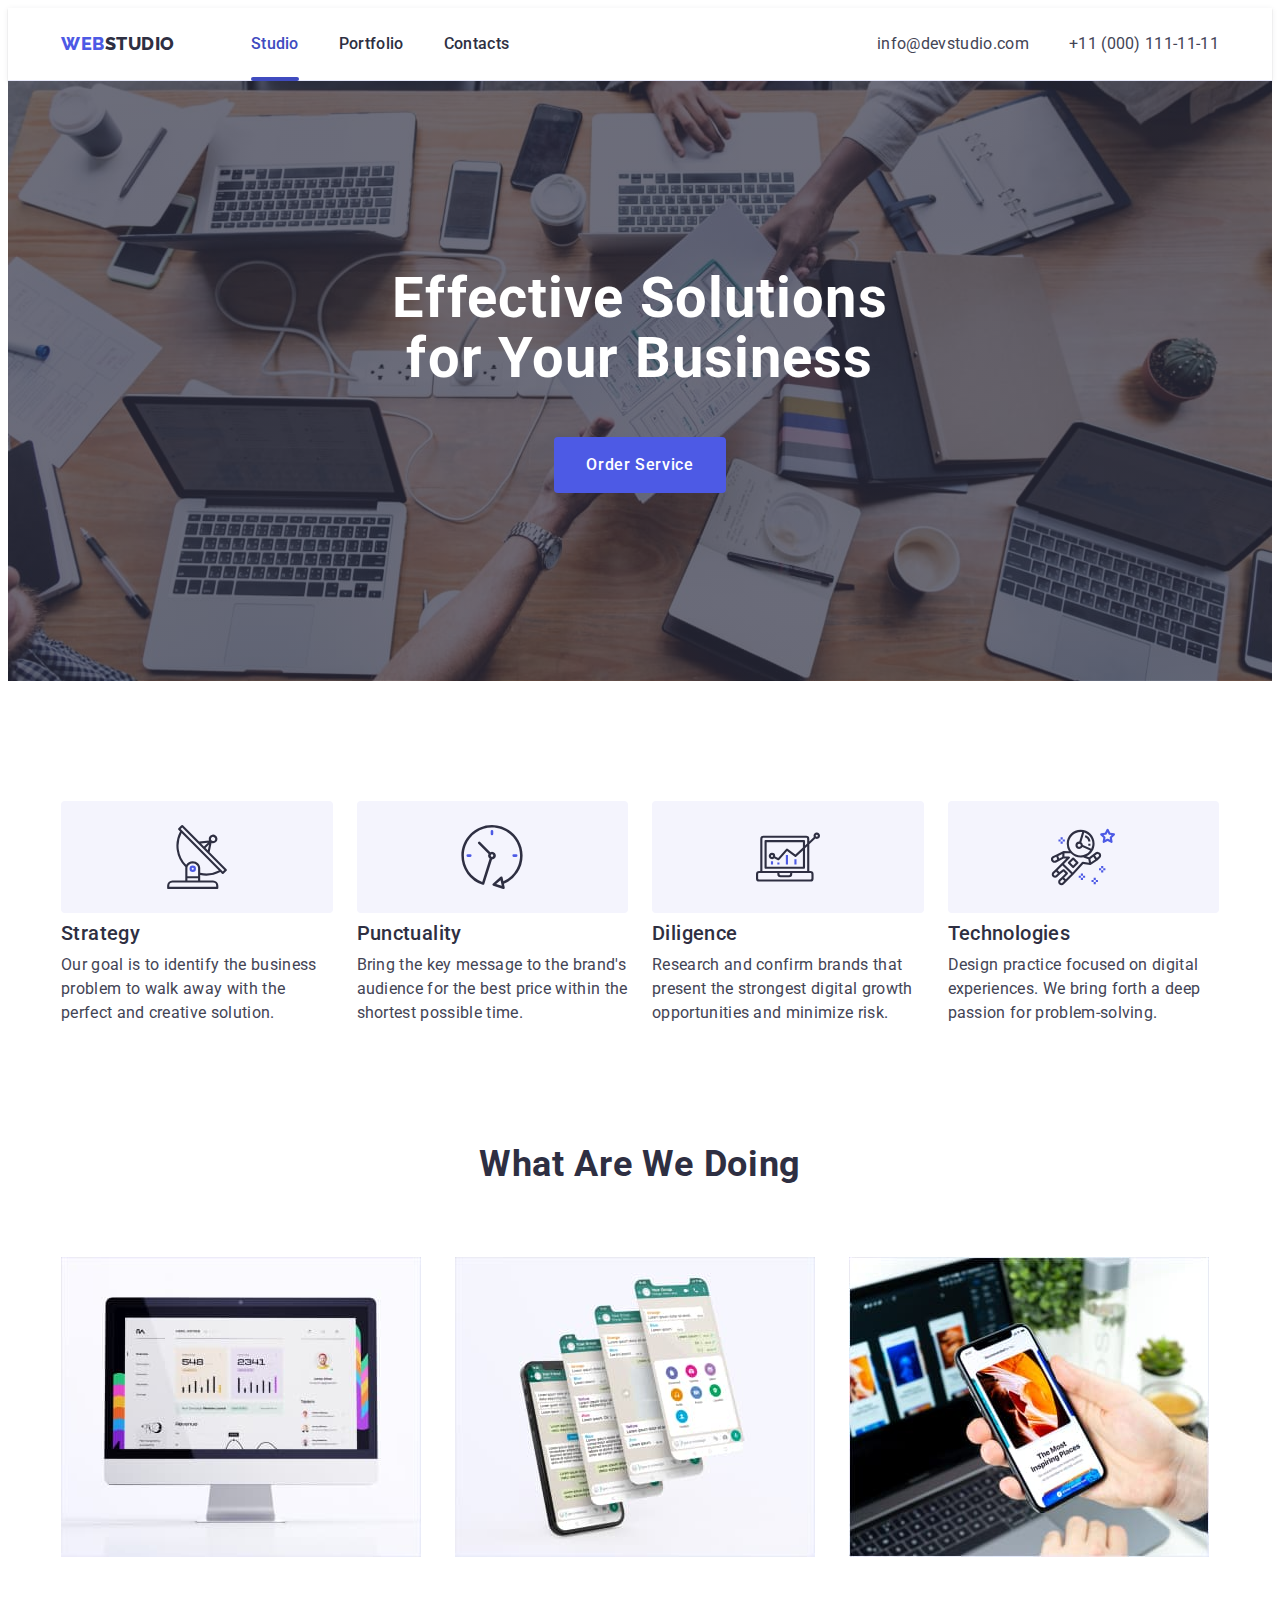
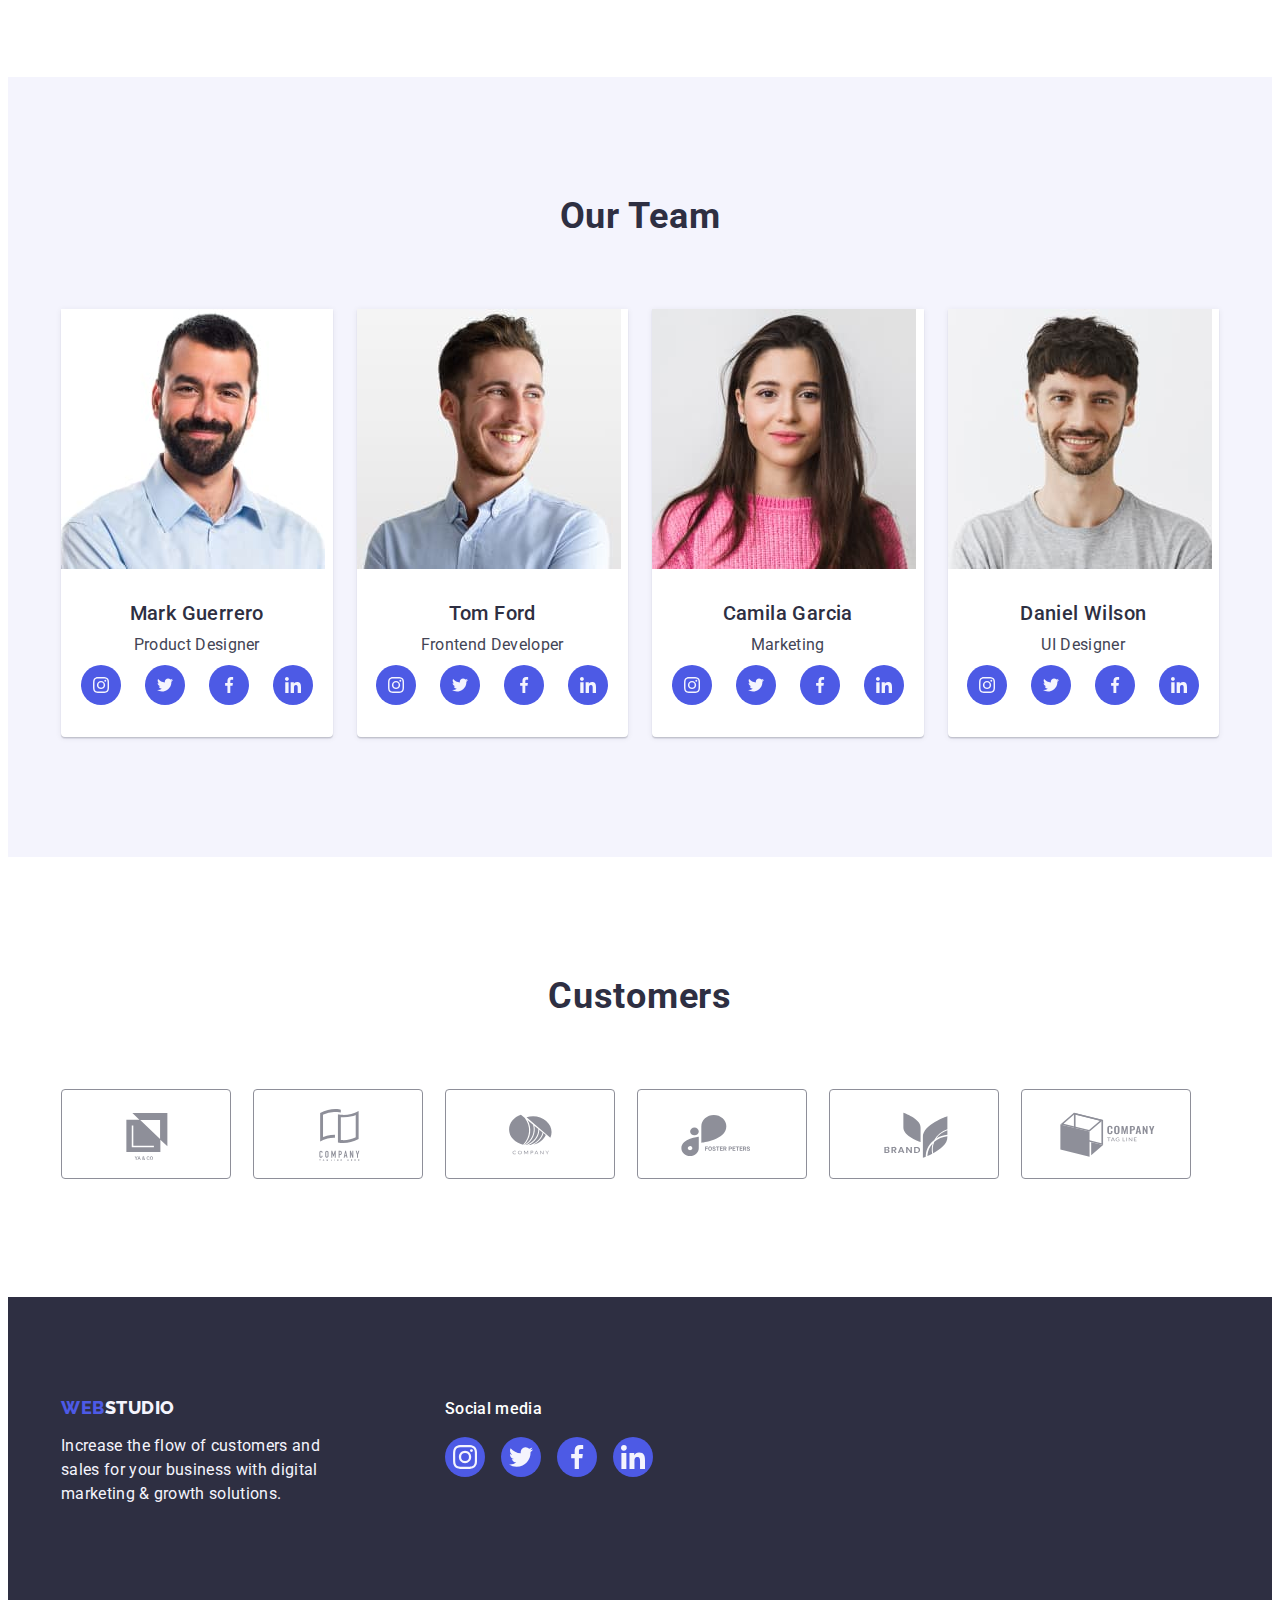
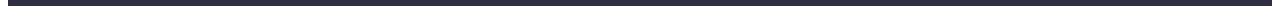
<file: index.html>
<!DOCTYPE html>
<html lang="en">
  <head>
    <meta charset="UTF-8" />
    <meta http-equiv="X-UA-Compatible" content="IE=edge" />
    <meta name="viewport" content="width=device-width, initial-scale=1.0" />
    <link
      rel="stylesheet"
      href="https://cdnjs.cloudflare.com/ajax/libs/modern-normalize/2.0.0/modern-normalize.min.css"
      integrity="sha512-4xo8blKMVCiXpTaLzQSLSw3KFOVPWhm/TRtuPVc4WG6kUgjH6J03IBuG7JZPkcWMxJ5huwaBpOpnwYElP/m6wg=="
      crossorigin="anonymous"
      referrerpolicy="no-referrer"
    />
    <link rel="preconnect" href="https://fonts.googleapis.com" />
    <link rel="preconnect" href="https://fonts.gstatic.com" crossorigin />
    <link
      href="https://fonts.googleapis.com/css2?family=Raleway:wght@800&family=Roboto:wght@400;500;700;900&display=swap"
      rel="stylesheet"
    />
    <link rel="stylesheet" href="./css/style.css" />
    <title>WebStudio</title>
  </head>
  <body>
    <header class="header-box">
      <div class="container header">
        <nav class="header-navigation">
          <a href="./index.html" class="header-logo link"
            >Web<span class="header-studio">Studio</span></a
          >
          <ul class="nav list">
            <li>
              <a href="./index.html" class="nav-link link active">Studio</a>
            </li>
            <li>
              <a href="./portfolio.html" class="nav-link link">Portfolio</a>
            </li>
            <li><a href="" class="nav-link link">Contacts</a></li>
          </ul>
        </nav>
        <address class="header-address">
          <ul class="header-address list">
            <li>
              <a href="mailto:info@devstudio.com" class="link address-link"
                >info@devstudio.com</a
              >
            </li>
            <li>
              <a href="tel:+110001111111" class="link address-link"
                >+11 (000) 111-11-11</a
              >
            </li>
          </ul>
        </address>
      </div>
    </header>
    <main>
      <!--section efective-->
      <section class="section-efective">
        <div class="container">
          <h1 class="title">Effective Solutions for Your Business</h1>
          <button type="button" class="button" data-modal-open>
            Order Service
          </button>
        </div>
      </section>
      <!--section plus-->
      <section class="section-plus">
        <div class="container">
          <h2 class="visually-hidden">Our plus</h2>
          <ul class="list or-plus">
            <li class="plus-li">
              <div class="metodic">
                <svg class="metodic-icons" width="64" height="64">
                  <use href="./images/icons.svg#icon-antenna"></use>
                </svg>
              </div>
              <h3 class="plus-title">Strategy</h3>
              <p class="plus-text">
                Our goal is to identify the business problem to walk away with
                the perfect and creative solution.
              </p>
            </li>
            <li class="plus-li">
              <div class="metodic">
                <svg class="metodic-icons" width="64" height="64">
                  <use href="./images/icons.svg#icon-clock"></use>
                </svg>
              </div>
              <h3 class="plus-title">Punctuality</h3>
              <p class="plus-text">
                Bring the key message to the brand's audience for the best price
                within the shortest possible time.
              </p>
            </li>
            <li class="plus-li">
              <div class="metodic">
                <svg class="metodic-icons" width="64" height="64">
                  <use href="./images/icons.svg#icon-diagram"></use>
                </svg>
              </div>
              <h3 class="plus-title">Diligence</h3>
              <p class="plus-text">
                Research and confirm brands that present the strongest digital
                growth opportunities and minimize risk.
              </p>
            </li>
            <li class="plus-li">
              <div class="metodic">
                <svg class="metodic-icons" width="64" height="64">
                  <use href="./images/icons.svg#icon-astronaut"></use>
                </svg>
              </div>
              <h3 class="plus-title">Technologies</h3>
              <p class="plus-text">
                Design practice focused on digital experiences. We bring forth a
                deep passion for problem-solving.
              </p>
            </li>
          </ul>
        </div>
      </section>
      <!-- section doing-->
      <section class="section-doing">
        <div class="container">
          <h2 class="doing-title">What are we doing</h2>
          <ul class="list box">
            <li class="doing">
              <img src="./images/img1.jpg" alt="comp" width="360" />
            </li>
            <li class="doing">
              <img src="./images/img2.jpg" alt="telephone" width="360" />
            </li>
            <li class="doing">
              <img src="./images/img3.jpg" alt="comptel" width="360" />
            </li>
          </ul>
        </div>
      </section>
      <!--section team-->
      <section class="section-team">
        <div class="container">
          <h2 class="team-title">Our Team</h2>
          <ul class="list team-box">
            <li class="team-li">
              <img
                src="./images/img4.jpg"
                alt="Mark Guerrero"
                class="team-img"
                width="264"
              />
              <div class="block-team">
                <h3 class="team-h">Mark Guerrero</h3>
                <p class="team-text">Product Designer</p>
                <ul class="team list">
                  <li class="team-list">
                    <a class="link link-svg" href="">
                      <svg class="team-svg" width="16" height="16">
                        <use href="./images/icons.svg#icon-instagram"></use>
                      </svg>
                    </a>
                  </li>
                  <li class="team-list">
                    <a class="link link-svg" href="">
                      <svg class="team-svg" width="16" height="16">
                        <use href="./images/icons.svg#icon-twitter"></use>
                      </svg>
                    </a>
                  </li>
                  <li class="team-list">
                    <a class="link link-svg" href="">
                      <svg class="team-svg" width="16" height="16">
                        <use href="./images/icons.svg#icon-facebook"></use>
                      </svg>
                    </a>
                  </li>
                  <li class="team-list">
                    <a class="link link-svg" href="">
                      <svg class="team-svg" width="16" height="16">
                        <use href="./images/icons.svg#icon-linkedin"></use>
                      </svg>
                    </a>
                  </li>
                </ul>
              </div>
            </li>
            <li class="team-li">
              <img
                src="./images/img5.jpg"
                alt="Tom Ford"
                class="team-img"
                width="264"
              />
              <div class="block-team">
                <h3 class="team-h">Tom Ford</h3>
                <p class="team-text">Frontend Developer</p>
                <ul class="team list">
                  <li>
                    <a class="link link-svg" href="">
                      <svg class="team-svg" width="16" height="16">
                        <use href="./images/icons.svg#icon-instagram"></use>
                      </svg>
                    </a>
                  </li>
                  <li>
                    <a class="link link-svg" href="">
                      <svg class="team-svg" width="16" height="16">
                        <use href="./images/icons.svg#icon-twitter"></use>
                      </svg>
                    </a>
                  </li>
                  <li>
                    <a class="link link-svg" href="">
                      <svg class="team-svg" width="16" height="16">
                        <use href="./images/icons.svg#icon-facebook"></use>
                      </svg>
                    </a>
                  </li>
                  <li>
                    <a class="link link-svg" href="">
                      <svg class="team-svg" width="16" height="16">
                        <use href="./images/icons.svg#icon-linkedin"></use>
                      </svg>
                    </a>
                  </li>
                </ul>
              </div>
            </li>
            <li class="team-li">
              <img
                src="./images/img7.jpg"
                alt="Camila Garcia"
                class="team-img"
                width="264"
              />
              <div class="block-team">
                <h3 class="team-h">Camila Garcia</h3>
                <p class="team-text">Marketing</p>
                <ul class="team list">
                  <li>
                    <a class="link link-svg" href="">
                      <svg class="team-svg" width="16" height="16">
                        <use href="./images/icons.svg#icon-instagram"></use>
                      </svg>
                    </a>
                  </li>
                  <li>
                    <a class="link link-svg" href="">
                      <svg class="team-svg" width="16" height="16">
                        <use href="./images/icons.svg#icon-twitter"></use>
                      </svg>
                    </a>
                  </li>
                  <li>
                    <a class="link link-svg" href="">
                      <svg class="team-svg" width="16" height="16">
                        <use href="./images/icons.svg#icon-facebook"></use>
                      </svg>
                    </a>
                  </li>
                  <li>
                    <a class="link link-svg" href="">
                      <svg class="team-svg" width="16" height="16">
                        <use href="./images/icons.svg#icon-linkedin"></use>
                      </svg>
                    </a>
                  </li>
                </ul>
              </div>
            </li>
            <li class="team-li">
              <img
                src="./images/img6.jpg"
                alt="Daniel Wilson"
                class="team-img"
                width="264"
              />
              <div class="block-team">
                <h3 class="team-h">Daniel Wilson</h3>
                <p class="team-text">UI Designer</p>
                <ul class="team list">
                  <li>
                    <a class="link link-svg" href="">
                      <svg class="team-svg" width="16" height="16">
                        <use href="./images/icons.svg#icon-instagram"></use>
                      </svg>
                    </a>
                  </li>
                  <li>
                    <a class="link link-svg" href="">
                      <svg class="team-svg" width="16" height="16">
                        <use href="./images/icons.svg#icon-twitter"></use>
                      </svg>
                    </a>
                  </li>
                  <li>
                    <a class="link link-svg" href="">
                      <svg class="team-svg" width="16" height="16">
                        <use href="./images/icons.svg#icon-facebook"></use>
                      </svg>
                    </a>
                  </li>
                  <li>
                    <a class="link link-svg" href="">
                      <svg class="team-svg" width="16" height="16">
                        <use href="./images/icons.svg#icon-linkedin"></use>
                      </svg>
                    </a>
                  </li>
                </ul>
              </div>
            </li>
          </ul>
        </div>
      </section>
      <section class="customers">
        <div class="container">
          <h2 class="title-customers">Customers</h2>
          <ul class="list list-customer">
            <li class="customers-li">
              <a class="link-customers link" href="">
                <svg class="customers-svg" width="104" height="56">
                  <use href="./images/icons.svg#icon-logo-1"></use>
                </svg>
              </a>
            </li>
            <li class="customers-li">
              <a class="link-customers link" href="">
                <svg class="customers-svg" width="104" height="56">
                  <use href="./images/icons.svg#icon-logo-2"></use>
                </svg>
              </a>
            </li>
            <li class="customers-li">
              <a class="link-customers link" href="">
                <svg class="customers-svg" width="104" height="56">
                  <use href="./images/icons.svg#icon-logo-3"></use>
                </svg>
              </a>
            </li>
            <li class="customers-li">
              <a class="link-customers link" href="">
                <svg class="customers-svg" width="104" height="56">
                  <use href="./images/icons.svg#icon-logo-4"></use>
                </svg>
              </a>
            </li>
            <li class="customers-li">
              <a class="link-customers link" href="">
                <svg class="customers-svg" width="104" height="56">
                  <use href="./images/icons.svg#icon-logo-5"></use>
                </svg>
              </a>
            </li>
            <li class="customers-li">
              <a class="link-customers link" href="">
                <svg class="customers-svg" width="104" height="56">
                  <use href="./images/icons.svg#icon-logo-6"></use>
                </svg>
              </a>
            </li>
          </ul>
        </div>
      </section>
    </main>
    <footer class="footer">
      <div class="container container-footer">
        <div class="footer-media">
          <a href="./index.html" class="footer-logo link"
            >Web<span class="footer-studio">Studio</span></a
          >
          <p class="footer-text">
            Increase the flow of customers and sales for your business with
            digital marketing & growth solutions.
          </p>
        </div>
        <div>
          <p class="media">Social media</p>
          <ul class="social-footer list">
            <li class="footer-li">
              <a class="link social" href="">
                <svg class="social-svg" width="24" height="24">
                  <use href="./images/icons.svg#icon-instagram"></use>
                </svg>
              </a>
            </li>
            <li class="footer-li">
              <a class="link social" href="">
                <svg class="social-svg" width="24" height="24">
                  <use href="./images/icons.svg#icon-twitter"></use>
                </svg>
              </a>
            </li>
            <li class="footer-li">
              <a class="link social" href="">
                <svg class="social-svg" width="24" height="24">
                  <use href="./images/icons.svg#icon-facebook"></use>
                </svg>
              </a>
            </li>
            <li class="footer-li">
              <a class="link social" href="">
                <svg class="social-svg" width="24" height="24">
                  <use href="./images/icons.svg#icon-linkedin"></use>
                </svg>
              </a>
            </li>
          </ul>
        </div>
      </div>
    </footer>
    <div class="bagdrop is-hidden" data-modal>
      <div class="modal">
        <button class="modal-buttom" type="button" data-modal-close>
          <svg class="icon-modal" width="8" height="8">
            <use href="./images/icons.svg#icon-close"></use>
          </svg>
        </button>
      </div>
    </div>
    <script src="./js/modal.js"></script>
  </body>
</html>
</file>
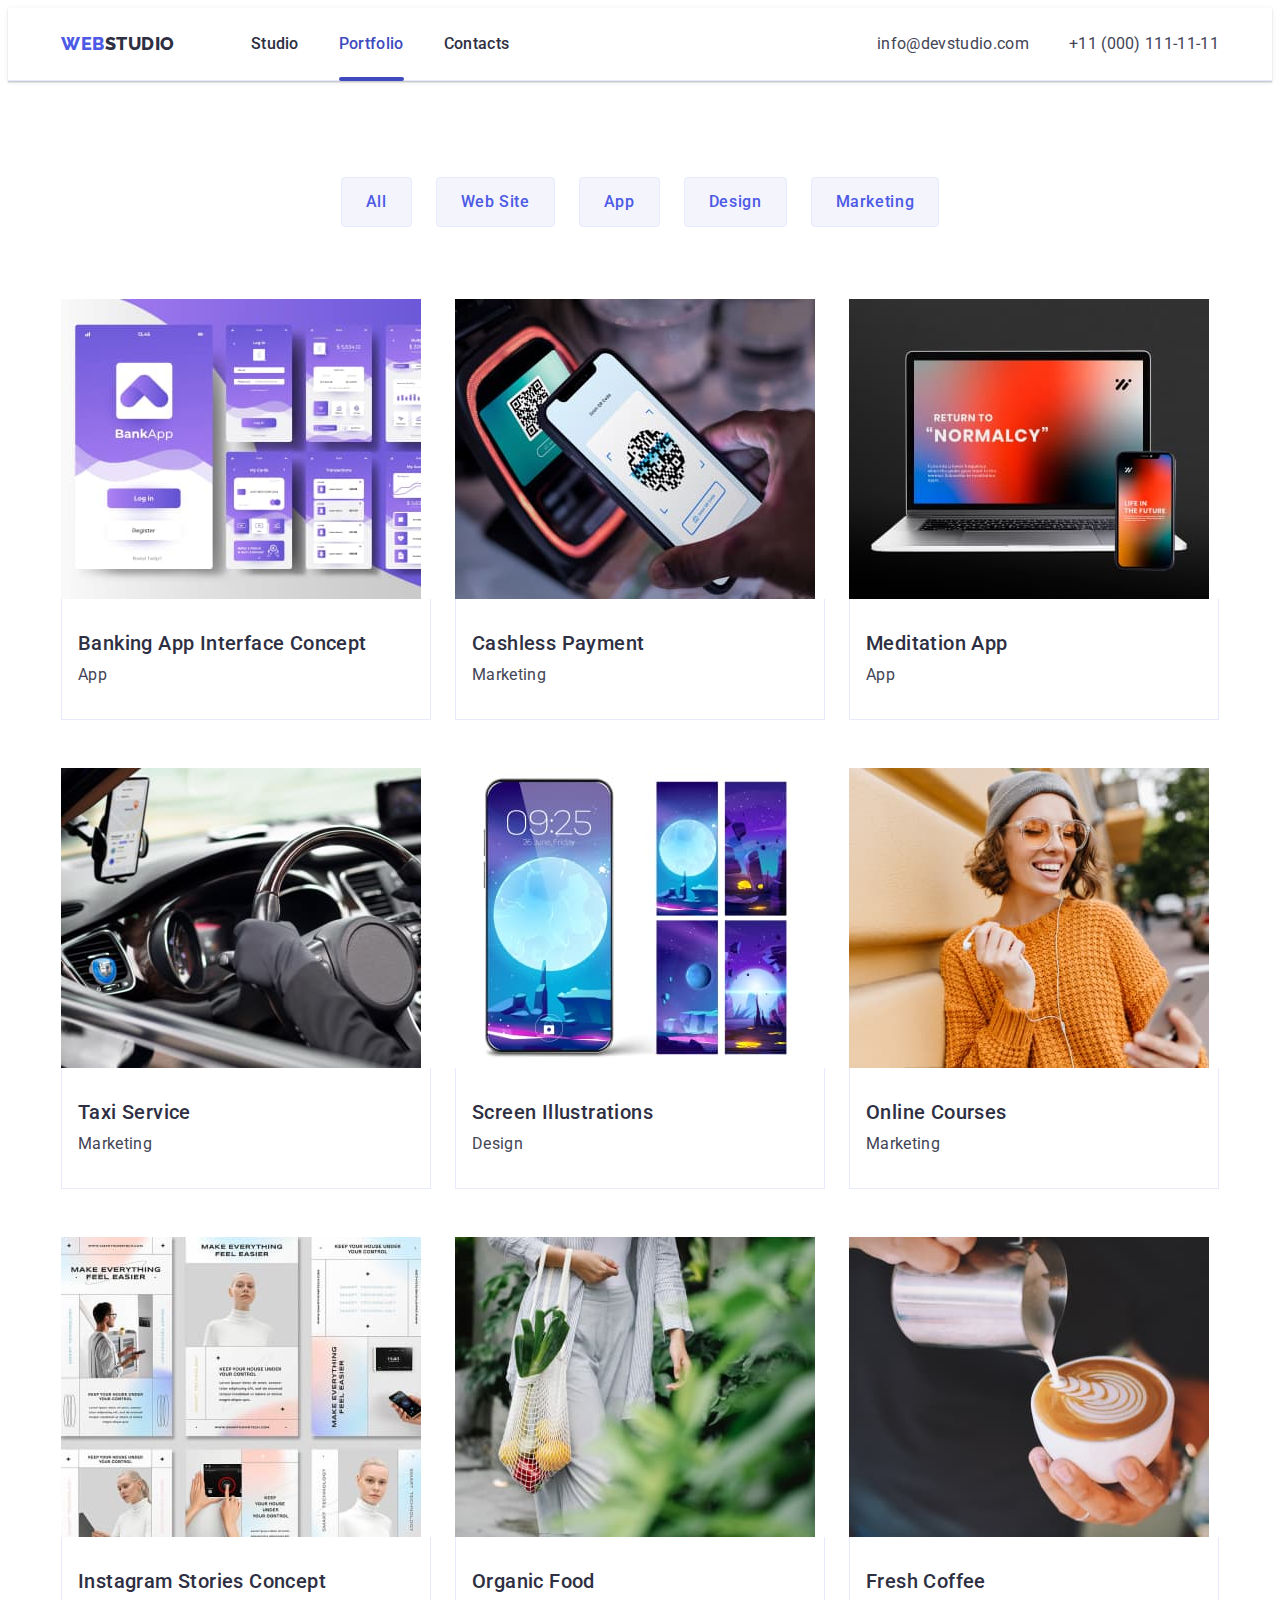
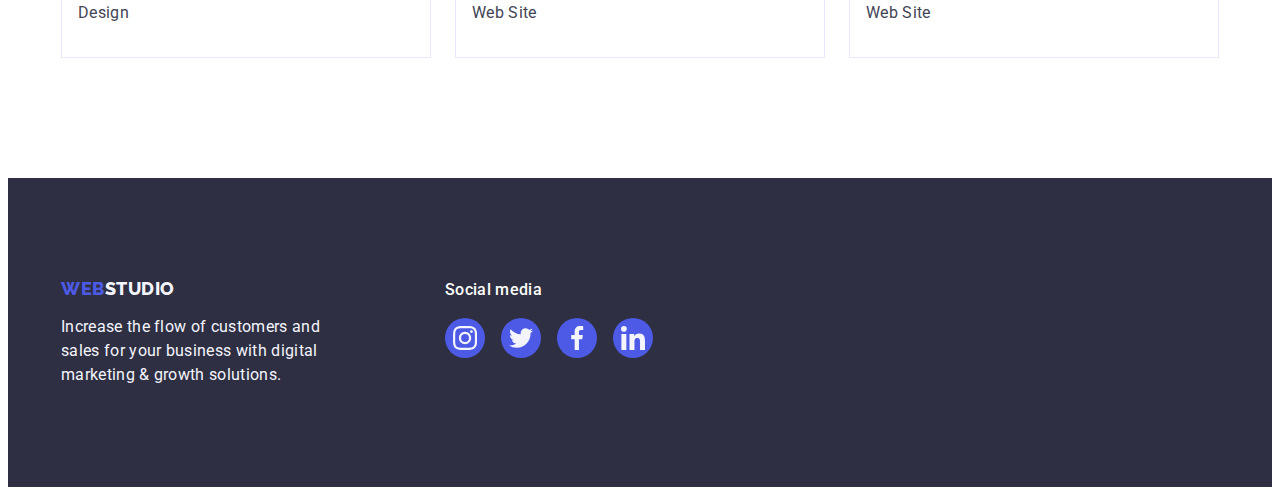
<file: portfolio.html>
<!DOCTYPE html>
<html lang="en">
  <head>
    <meta charset="UTF-8" />
    <meta http-equiv="X-UA-Compatible" content="IE=edge" />
    <meta name="viewport" content="width=device-width, initial-scale=1.0" />
    <link
      rel="stylesheet"
      href="https://cdnjs.cloudflare.com/ajax/libs/modern-normalize/2.0.0/modern-normalize.min.css"
      integrity="sha512-4xo8blKMVCiXpTaLzQSLSw3KFOVPWhm/TRtuPVc4WG6kUgjH6J03IBuG7JZPkcWMxJ5huwaBpOpnwYElP/m6wg=="
      crossorigin="anonymous"
      referrerpolicy="no-referrer"
    />
    <link rel="preconnect" href="https://fonts.googleapis.com" />
    <link rel="preconnect" href="https://fonts.gstatic.com" crossorigin />
    <link
      href="https://fonts.googleapis.com/css2?family=Raleway:wght@800&family=Roboto:wght@400;500;700;900&display=swap"
      rel="stylesheet"
    />
    <link rel="stylesheet" href="./css/style.css" />
    <title>WebStudio</title>
  </head>
  <body>
    <header class="header-box">
      <div class="container header">
        <nav class="header-navigation">
          <a href="./index.html" class="header-logo link"
            >Web<span class="header-studio">Studio</span></a
          >
          <ul class="nav list">
            <li><a href="./index.html" class="nav-link link">Studio</a></li>
            <li>
              <a href="./portfolio.html" class="nav-link link active"
                >Portfolio</a
              >
            </li>
            <li><a href="" class="nav-link link">Contacts</a></li>
          </ul>
        </nav>
        <address class="header-address">
          <ul class="header-address list">
            <li>
              <a href="mailto:info@devstudio.com" class="link address-link"
                >info@devstudio.com</a
              >
            </li>
            <li>
              <a href="tel:+110001111111" class="link address-link"
                >+11 (000) 111-11-11</a
              >
            </li>
          </ul>
        </address>
      </div>
    </header>
    <main>
      <section class="section-portfolio">
        <div class="container">
          <h1 class="visually-hidden">all button</h1>

          <ul class="portfolio-button list">
            <li class="button-li">
              <button type="button" class="portfolio-btn">All</button>
            </li>
            <li class="button-li">
              <button type="button" class="portfolio-btn">Web Site</button>
            </li>
            <li class="button-li">
              <button type="button" class="portfolio-btn">App</button>
            </li>
            <li class="button-li">
              <button type="button" class="portfolio-btn">Design</button>
            </li>
            <li class="button-li">
              <button type="button" class="portfolio-btn">Marketing</button>
            </li>
          </ul>

          <ul class="portfolio-card list">
            <li class="card-li">
              <a href="" class="link porfolio-link">
                <div class="portfolio-overlay">
                  <img
                    src="./images/imgbank1.jpg"
                    class="card-img"
                    alt=" Interface Concept"
                    width="360"
                  />
                  <p class="overlay">
                    14 Stylish and User-Friendly App Design Concepts · Task
                    Manager App · Calorie Tracker App · Exotic Fruit Ecommerce
                    App · Cloud Storage App
                  </p>
                </div>
                <div class="portfolio-block">
                  <h2 class="card-title">Banking App Interface Concept</h2>
                  <p class="card-text">App</p>
                </div>
              </a>
            </li>
            <li class="card-li">
              <a href="" class="link porfolio-link">
                <div class="portfolio-overlay">
                  <img
                    src="./images/imgpaiment2.jpg"
                    class="card-img"
                    alt="Cashless Payment"
                    width="360"
                  />
                  <p class="overlay">
                    14 Stylish and User-Friendly App Design Concepts · Task
                    Manager App · Calorie Tracker App · Exotic Fruit Ecommerce
                    App · Cloud Storage App
                  </p>
                </div>
                <div class="portfolio-block">
                  <h2 class="card-title">Cashless Payment</h2>
                  <p class="card-text">Marketing</p>
                </div>
              </a>
            </li>
            <li class="card-li">
              <a href="" class="link porfolio-link">
                <div class="portfolio-overlay">
                  <img
                    src="./images/imgapp3.jpg"
                    class="card-img"
                    alt="Meditation App"
                    width="360"
                  />
                  <p class="overlay">
                    14 Stylish and User-Friendly App Design Concepts · Task
                    Manager App · Calorie Tracker App · Exotic Fruit Ecommerce
                    App · Cloud Storage App
                  </p>
                </div>
                <div class="portfolio-block">
                  <h2 class="card-title">Meditation App</h2>
                  <p class="card-text">App</p>
                </div>
              </a>
            </li>
            <li class="card-li">
              <a href="" class="link porfolio-link">
                <div class="portfolio-overlay">
                  <img
                    src="./images/imgdriver4.jpg"
                    class="card-img"
                    alt="Meditation App"
                    width="360"
                  />
                  <p class="overlay">
                    14 Stylish and User-Friendly App Design Concepts · Task
                    Manager App · Calorie Tracker App · Exotic Fruit Ecommerce
                    App · Cloud Storage App
                  </p>
                </div>
                <div class="portfolio-block">
                  <h2 class="card-title">Taxi Service</h2>
                  <p class="card-text">Marketing</p>
                </div>
              </a>
            </li>
            <li class="card-li">
              <a href="" class="link porfolio-link">
                <div class="portfolio-overlay">
                  <img
                    src="./images/imgmoon5.jpg"
                    alt="Screen Illustrations"
                    width="360"
                  />
                  <p class="overlay">
                    14 Stylish and User-Friendly App Design Concepts · Task
                    Manager App · Calorie Tracker App · Exotic Fruit Ecommerce
                    App · Cloud Storage App
                  </p>
                </div>
                <div class="portfolio-block">
                  <h2 class="card-title">Screen Illustrations</h2>
                  <p class="card-text">Design</p>
                </div>
              </a>
            </li>
            <li class="card-li">
              <a href="" class="link porfolio-link">
                <div class="portfolio-overlay">
                  <img
                    src="./images/imgwomen6.jpg"
                    class="card-img"
                    alt="Online Courses"
                    width="360"
                  />
                  <p class="overlay">
                    14 Stylish and User-Friendly App Design Concepts · Task
                    Manager App · Calorie Tracker App · Exotic Fruit Ecommerce
                    App · Cloud Storage App
                  </p>
                </div>
                <div class="portfolio-block">
                  <h2 class="card-title">Online Courses</h2>
                  <p class="card-text">Marketing</p>
                </div>
              </a>
            </li>
            <li class="card-li">
              <a href="" class="link porfolio-link">
                <div class="portfolio-overlay">
                  <img
                    src="./images/imgmake7.jpg"
                    class="card-img"
                    alt="Instagram Stories Concept"
                    width="360"
                  />
                  <p class="overlay">
                    14 Stylish and User-Friendly App Design Concepts · Task
                    Manager App · Calorie Tracker App · Exotic Fruit Ecommerce
                    App · Cloud Storage App
                  </p>
                </div>
                <div class="portfolio-block">
                  <h2 class="card-title">Instagram Stories Concept</h2>
                  <p class="card-text">Design</p>
                </div>
              </a>
            </li>
            <li class="card-li">
              <a href="" class="link porfolio-link">
                <div class="portfolio-overlay">
                  <img
                    src="./images/imgfood8.jpg"
                    class="card-img"
                    alt="Organic Food"
                    width="360"
                  />
                  <p class="overlay">
                    14 Stylish and User-Friendly App Design Concepts · Task
                    Manager App · Calorie Tracker App · Exotic Fruit Ecommerce
                    App · Cloud Storage App
                  </p>
                </div>
                <div class="portfolio-block">
                  <h2 class="card-title">Organic Food</h2>
                  <p class="card-text">Web Site</p>
                </div>
              </a>
            </li>
            <li class="card-li">
              <a href="" class="link porfolio-link">
                <div class="portfolio-overlay">
                  <img
                    src="./images/imgcoffee9.jpg"
                    class="card-img"
                    alt="Fresh Coffee"
                    width="360"
                  />
                  <p class="overlay">
                    14 Stylish and User-Friendly App Design Concepts · Task
                    Manager App · Calorie Tracker App · Exotic Fruit Ecommerce
                    App · Cloud Storage App
                  </p>
                </div>
                <div class="portfolio-block">
                  <h2 class="card-title">Fresh Coffee</h2>
                  <p class="card-text">Web Site</p>
                </div>
              </a>
            </li>
          </ul>
        </div>
      </section>
    </main>
    <footer class="footer">
      <div class="container container-footer">
        <div class="footer-media">
          <a href="./index.html" class="footer-logo link"
            >Web<span class="footer-studio">Studio</span></a
          >
          <p class="footer-text">
            Increase the flow of customers and sales for your business with
            digital marketing & growth solutions.
          </p>
        </div>
        <div>
          <p class="media">Social media</p>
          <ul class="social-footer list">
            <li class="footer-li">
              <a class="link social" href="">
                <svg class="social-svg" width="24" height="24">
                  <use href="./images/icons.svg#icon-instagram"></use>
                </svg>
              </a>
            </li>
            <li class="footer-li">
              <a class="link social" href="">
                <svg class="social-svg" width="24" height="24">
                  <use href="./images/icons.svg#icon-twitter"></use>
                </svg>
              </a>
            </li>
            <li class="footer-li">
              <a class="link social" href="">
                <svg class="social-svg" width="24" height="24">
                  <use href="./images/icons.svg#icon-facebook"></use>
                </svg>
              </a>
            </li>
            <li class="footer-li">
              <a class="link social" href="">
                <svg class="social-svg" width="24" height="24">
                  <use href="./images/icons.svg#icon-linkedin"></use>
                </svg>
              </a>
            </li>
          </ul>
        </div>
      </div>
    </footer>
  </body>
</html>
</file>
<file: css/style.css>
:root {
  --akcent-color: #4d5ae5;
  --text-color: #434455;
  --title-color: #2e2f42;
  --white-color: #ffffff;
  --nav-color: #404bbf;
  --team-color: #f4f4fd;
  --portfolio-button: #e7e9fc;
  --navyblue-modal: rgba(46, 47, 66, 0.4);
  --dairy: #fcfcfc;
  --green: #31d0aa;
  --lightslate: #8e8f99;
}
/*
*,
*::before,
*::after {
  box-sizing: border-box;
}*/
img {
  display: block;
}
body {
  font-family: "Roboto", sans-serif;
  background-color: var(--white-color);
  color: var(--text-color);
}
.link {
  text-decoration: none;
}
.list {
  list-style: none;
}
h1,
h2,
h3,
h4,
p {
  margin: 0;
}
ul,
li {
  margin: 0;
  padding: 0;
}
/*header*/
.header {
  display: flex;
  align-items: center;
}
.container {
  width: 1158px;
  padding: 0 15px;
  margin: 0 auto;
}
.header-logo {
  color: var(--akcent-color);
  font-family: "Raleway", sans-serif;
  font-weight: 800;
  font-size: 18px;
  line-height: 1.17;
  letter-spacing: 0.03em;
  text-transform: uppercase;
  margin-right: 76px;
  padding: 24px 0;
}
.header-studio {
  color: #2e2f42;
}
.header-navigation {
  display: flex;
  align-items: center;
}
.nav {
  display: flex;
  gap: 40px;
}
.nav-link {
  color: var(--title-color);
  font-weight: 500;
  letter-spacing: 0.02em;
  line-height: 1.5;
  padding: 24px 0;
  display: block;
  transition-duration: 250ms;
  transition-property: color;
  transition-timing-function: cubic-bezier(0.4, 0, 0.2, 1);
}
.nav-link:hover,
.nav-link:focus {
  color: var(--nav-color);
}
.header-address {
  font-style: normal;
  display: flex;
  gap: 40px;
  margin-left: auto;
}
.header-box {
  border-bottom: 1px solid #e7e9fc;
  box-shadow: 0px 2px 1px rgba(46, 47, 66, 0.08),
    0px 1px 1px rgba(46, 47, 66, 0.16), 0px 1px 6px rgba(46, 47, 66, 0.08);
}

.address-link {
  color: var(--text-color);
  font-weight: 400;
  font-size: 16px;
  line-height: 1.5;
  letter-spacing: 0.02em;
  padding: 24px 0;
  display: block;
  transition-duration: 250ms;
  transition-property: color;
  transition-timing-function: cubic-bezier(0.4, 0, 0.2, 1);
}
.address-link:hover,
.address-link:focus {
  color: var(--nav-color);
}
.active {
  position: relative;
  color: var(--nav-color);
}
.active::after {
  content: "";
  position: absolute;
  display: block;
  width: 100%;
  left: 0;
  height: 4px;
  border-radius: 2px;
  background: var(--nav-color);
  bottom: -1px;
}
/*section efective*/
.section-efective {
  background-color: var(--title-color);
  padding: 188px 0;
  background-image: linear-gradient(
      to bottom,
      rgba(46, 47, 66, 0.7),
      rgba(46, 47, 66, 0.7)
    ),
    url(../images/people-office.jpg);
  max-width: 1440px;
  margin: 0 auto;
  background-repeat: no-repeat;
  background-size: cover;
  background-position: center;
}

.title {
  font-weight: 700;
  font-size: 56px;
  line-height: 1.07;
  letter-spacing: 0.02em;
  color: var(--white-color);
  text-align: center;
  max-width: 496px;
  margin-bottom: 48px;
  margin-left: auto;
  margin-right: auto;
}
.button {
  font-family: "Roboto", sans-serif;
  font-style: normal;
  font-weight: 500;
  font-size: 16px;
  line-height: 1.5;
  letter-spacing: 0.04em;
  color: var(--white-color);
  background-color: var(--akcent-color);
  cursor: pointer;
  margin: 0 auto;
  padding: 16px 32px;
  border: none;
  display: block;
  border-radius: 4px;
  min-width: 169px;
  transition: background-color 250ms cubic-bezier(0.4, 0, 0.2, 1);
}
.button:hover,
.button:focus {
  background-color: var(--nav-color);
}

/*section plus*/
.metodic {
  min-width: 264px;
  min-height: 112px;
  display: flex;
  justify-content: center;
  margin-bottom: 8px;
  border-radius: 4px;
  background: var(--team-color);
  align-items: center;
}
.metodic-icons {
  width: 64px;
  height: 64px;
}
.or-plus {
  display: flex;
  gap: 24px;
  flex-direction: row;
}

.plus-li {
  width: calc((100% - 72px) / 4);
}
.section-plus {
  padding: 120px 0 120px;
}
.visually-hidden {
  position: absolute;
  width: 1px;
  height: 1px;
  margin: -1px;
  border: 0;
  padding: 0;
  white-space: nowrap;
  clip-path: inset(100%);
  clip: rect(0 0 0 0);
  overflow: hidden;
}
.plus-title {
  font-weight: 500;
  font-size: 20px;
  line-height: 1.2;
  letter-spacing: 0.02em;
  color: var(--title-color);
  margin-bottom: 8px;
}
.plus-text {
  font-size: 16px;
  line-height: 1.5;
  letter-spacing: 0.02em;
  color: var(--text-color);
}
/*section doing*/
.doing {
  width: calc((100% - 48px) / 3);
}
.doing-title {
  font-style: normal;
  font-weight: 700;
  font-size: 36px;
  line-height: 1.11;
  text-align: center;
  letter-spacing: 0.02em;
  text-transform: capitalize;
  color: var(--title-color);
  margin-bottom: 72px;
}
.box {
  display: flex;
  gap: 24px;
}
.section-doing {
  padding-bottom: 120px;
}
/*section team*/
.section-team {
  background-color: var(--team-color);
  padding: 120px 0;
}
.team-title {
  font-style: normal;
  font-weight: 700;
  font-size: 36px;
  line-height: 1.11;
  text-align: center;
  letter-spacing: 0.02em;
  text-transform: capitalize;
  color: var(--title-color);
  margin-bottom: 72px;
}
.block-team {
  padding: 32px 0;
}
.team-box {
  display: flex;
  gap: 24px;
}
.team-li {
  background-color: var(--white-color);
  width: calc((100% - 72px) / 4);
  display: block;
  border-radius: 0px 0px 4px 4px;
  box-shadow: 0px 1px 6px rgba(46, 47, 66, 0.08),
    0px 1px 1px rgba(46, 47, 66, 0.16), 0px 2px 1px rgba(46, 47, 66, 0.08);
}
.team-h {
  font-style: normal;
  font-weight: 500;
  font-size: 20px;
  line-height: 1.2;
  text-align: center;
  letter-spacing: 0.02em;
  color: var(--title-color);
  margin-bottom: 8px;
}
.team-text {
  font-size: 16px;
  line-height: 1.5;
  text-align: center;
  letter-spacing: 0.02em;
  color: var(--text-color);
}
.team-svg {
  width: 16px;
  height: 16px;
  fill: var(--team-color);
}
.link-svg {
  border-radius: 50%;
  background-color: var(--akcent-color);
  transition-duration: 250ms;
  transition-property: background-color;
  transition-timing-function: cubic-bezier(0.4, 0, 0.2, 1);
  display: flex;
  align-items: center;
  justify-content: center;
  width: 40px;
  height: 40px;
}
.link-svg:hover,
.link-svg:focus {
  background-color: var(--nav-color);
}
.team {
  display: flex;
  gap: 24px;
  margin-top: 8px;
  justify-content: center;
}
/*customers*/
.customers {
  padding-top: 120px;
  padding-bottom: 120px;
}
.title-customers {
  color: var(--title-color);
  text-align: center;
  font-size: 36px;
  font-weight: 700;
  line-height: 1.11;
  letter-spacing: 0.72px;
  text-transform: capitalize;
  margin-bottom: 72px;
}
.list-customer {
  display: flex;
  gap: 24px;
  align-items: center;
}
.customers-li {
  width: 168px;
  height: 88px;
}
.link-customers {
  width: 100%;
  height: 100%;
  border-radius: 4px;
  border: 1px solid var(--lightslate);
  display: flex;
  align-items: center;
  color: var(--lightslate);
  justify-content: center;
  transition: border-color 250ms cubic-bezier(0.4, 0, 0.2, 1),
    color 250ms cubic-bezier(0.4, 0, 0.2, 1);
}
.link-customers:hover,
.link-customers:focus {
  border-radius: 4px;
  border: 1px solid var(--nav-color);
  color: var(--nav-color);
  border-color: var(--nav-color);
}
.customers-svg {
  fill: currentColor;
  transition: fill 250ms cubic-bezier(0.4, 0, 0.2, 1);
}
/*footer*/
.media {
  color: var(--white-color);
  font-size: 16px;
  font-weight: 500;
  line-height: 1.5;
  letter-spacing: 0.32px;
  margin-bottom: 16px;
}
.social-footer {
  display: flex;
  gap: 16px;
}
.footer-media {
  margin-right: 120px;
}
.container-footer {
  display: flex;
  align-items: baseline;
}
.footer {
  background-color: var(--title-color);
  padding: 100px 0;
  display: block;
}
.footer-logo {
  margin-bottom: 16px;
  color: var(--akcent-color);
  font-family: "Raleway", sans-serif;
  font-weight: 800;
  font-size: 18px;
  line-height: 1.17;
  letter-spacing: 0.03em;
  text-transform: uppercase;
  display: inline-block;
}
.footer-text {
  font-size: 16px;
  line-height: 1.5;
  letter-spacing: 0.02em;
  color: var(--team-color);
  width: 264px;
}
.footer-studio {
  color: var(--team-color);
}
.social-svg {
  width: 24px;
  height: 24px;
  fill: var(--team-color);
}
.social {
  border-radius: 50%;
  background-color: var(--akcent-color);
  transition-duration: 250ms;
  transition-property: background-color;
  transition-timing-function: cubic-bezier(0.4, 0, 0.2, 1);
  display: flex;
  align-items: center;
  justify-content: center;
  width: 40px;
  height: 40px;
}
.social:hover,
.social:focus {
  background-color: var(--green);
}
/*portfolio*/
.overlay {
  display: flex;
  width: 100%;
  height: 100%;
  flex-direction: column;
  flex-shrink: 0;
  color: var(--team-color);
  font-size: 16px;
  line-height: 1.5;
  letter-spacing: 0.32px;
  background-color: var(--akcent-color);
  align-items: center;
  text-align: center;
  padding: 40px 32px;
  position: absolute;
  top: 0;
  left: 0;
  transform: translateY(100%);
  transition: transform 250ms cubic-bezier(0.4, 0, 0.2, 1);
}
.portfolio-overlay {
  position: relative;
  overflow: hidden;
}
.porfolio-link:hover,
.porfolio-link:focus {
  transform: translateY(0%);
}
.porfolio-link:hover .overlay,
.porfolio-link:focus .overlay {
  transform: translateY(0%);
}
.portfolio-button {
  display: flex;
  gap: 24px;
  justify-content: center;
  margin-bottom: 72px;
}
.portfolio-btn {
  font-family: "Roboto", sans-serif;
  font-style: normal;
  font-weight: 500;
  font-size: 16px;
  line-height: 1.5;
  text-align: center;
  letter-spacing: 0.04em;
  color: var(--akcent-color);
  background-color: var(--team-color);
  cursor: pointer;
  border: 1px solid var(--portfolio-button);
  padding: 12px 24px;
  border-radius: 4px;
  transition: color 250ms cubic-bezier(0.4, 0, 0.2, 1),
    background-color 250ms cubic-bezier(0.4, 0, 0.2, 1),
    border 250ms cubic-bezier(0.4, 0, 0.2, 1),
    box-shadow 250ms cubic-bezier(0.4, 0, 0.2, 1);
}
.portfolio-block {
  padding: 32px 16px;
  border: 1px solid #e7e9fc;
  border-top: none;
}
.portfolio-btn:hover,
.portfolio-btn:focus {
  color: var(--white-color);
  background-color: var(--nav-color);
  border: 1px solid transparent;
  box-shadow: 0px 2px 2px 0px rgba(0, 0, 0, 0.12),
    0px 2px 1px 0px rgba(0, 0, 0, 0.08), 0px 3px 1px 0px rgba(0, 0, 0, 0.1);
}
.section-portfolio {
  padding: 96px 0 120px 0;
}
.card-title {
  font-weight: 500;
  font-size: 20px;
  line-height: 1.2;
  letter-spacing: 0.02em;
  color: var(--title-color);
  margin-bottom: 8px;
}
.card-li {
  width: calc((100% - 48px) / 3);
}
.card-text {
  font-size: 16px;
  line-height: 1.5;
  letter-spacing: 0.02em;
  color: var(--text-color);
}
.portfolio-card {
  display: flex;
  flex-wrap: wrap;
  column-gap: 24px;
  row-gap: 48px;
}
.card-li:hover,
.card-li:focus {
  box-shadow: 0px 2px 1px 0px rgba(46, 47, 66, 0.08),
    0px 1px 1px 0px rgba(46, 47, 66, 0.16),
    0px 1px 6px 0px rgba(46, 47, 66, 0.08);
}
/*modal window*/
.bagdrop {
  position: fixed;
  width: 100%;
  height: 100%;
  left: 0;
  top: 0;
  background-color: var(--navyblue-modal);
  transition: opacity 250ms cubic-bezier(0.4, 0, 0.2, 1),
    visibility 250ms cubic-bezier(0.4, 0, 0.2, 1);
}
.is-hidden {
  visibility: hidden;
  opacity: 0;
  pointer-events: none;
}
.modal {
  width: 408px;
  min-height: 584px;
  position: absolute;
  top: 50%;
  left: 50%;
  transform: translate(-50%, -50%) scale(1);
  border-radius: 4px;
  background: var(--dairy);
  transition: transform 250ms cubic-bezier(0.4, 0, 0.2, 1);
  box-shadow: 0px 2px 1px 0px rgba(0, 0, 0, 0.2),
    0px 1px 3px 0px rgba(0, 0, 0, 0.12), 0px 1px 1px 0px rgba(0, 0, 0, 0.14);
}
.modal-buttom {
  position: absolute;
  top: 24px;
  right: 24px;
  width: 24px;
  height: 24px;
  border-radius: 50%;
  border: 1px solid rgba(0, 0, 0, 0.1);
  background: var(--portfolio-button);
  cursor: pointer;
  color: var(--title-color);
  display: flex;
  align-items: center;
  justify-content: center;
  padding: 0;
  transition: background-color 250ms cubic-bezier(0.4, 0, 0.2, 1),
    border 250ms cubic-bezier(0.4, 0, 0.2, 1),
    color 250ms cubic-bezier(0.4, 0, 0.2, 1);
}
.icon-modal {
  fill: currentColor;
}

.modal-buttom:hover,
.modal-buttom:focus {
  color: var(--white-color);
  border: none;
  background-color: var(--nav-color);
}
</file>
